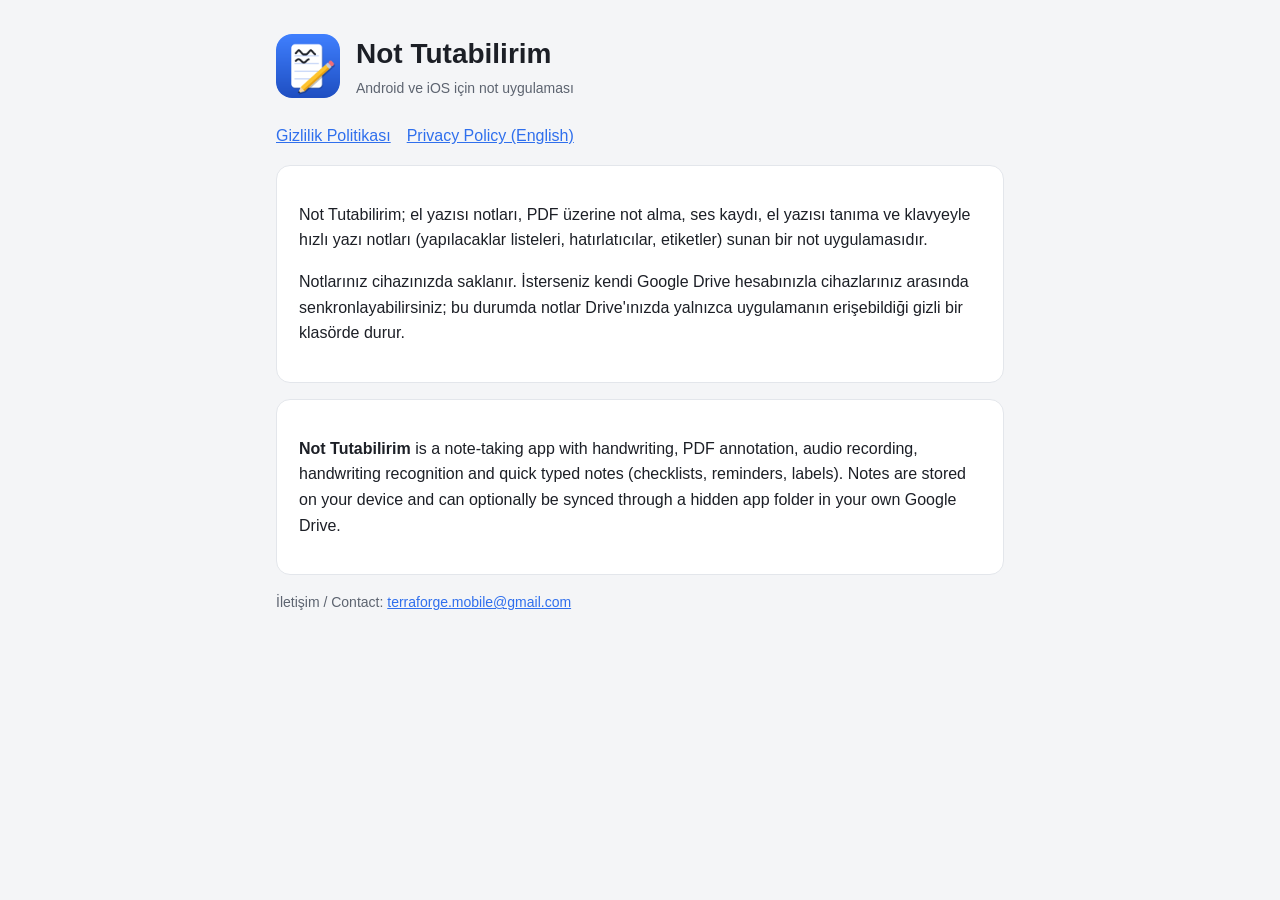
<file: index.html>
<!doctype html>
<html lang="tr">
<head>
<meta charset="utf-8">
<meta name="viewport" content="width=device-width, initial-scale=1">
<title>Not Tutabilirim</title>
<meta name="description" content="El yazısı, ses kaydı ve klavyeyle not alma uygulaması.">
<link rel="icon" href="icon.png">
<link rel="stylesheet" href="style.css">
</head>
<body>
<main>
  <header><img src="logo.png" alt=""><div><h1>Not Tutabilirim</h1><div class="muted">Android ve iOS için not uygulaması</div></div></header>
  <nav><a href="privacy.html">Gizlilik Politikası</a><a href="privacy.html#en">Privacy Policy (English)</a></nav>
  <div class="card">
    <p>Not Tutabilirim; el yazısı notları, PDF üzerine not alma, ses kaydı, el yazısı tanıma ve klavyeyle hızlı yazı notları (yapılacaklar listeleri, hatırlatıcılar, etiketler) sunan bir not uygulamasıdır.</p>
    <p>Notlarınız cihazınızda saklanır. İsterseniz kendi Google Drive hesabınızla cihazlarınız arasında senkronlayabilirsiniz; bu durumda notlar Drive'ınızda yalnızca uygulamanın erişebildiği gizli bir klasörde durur.</p>
  </div>
  <div class="card">
    <p><strong>Not Tutabilirim</strong> is a note-taking app with handwriting, PDF annotation, audio recording, handwriting recognition and quick typed notes (checklists, reminders, labels). Notes are stored on your device and can optionally be synced through a hidden app folder in your own Google Drive.</p>
  </div>
  <p class="muted">İletişim / Contact: <a href="mailto:terraforge.mobile@gmail.com">terraforge.mobile@gmail.com</a></p>
</main>
</body>
</html>
</file>
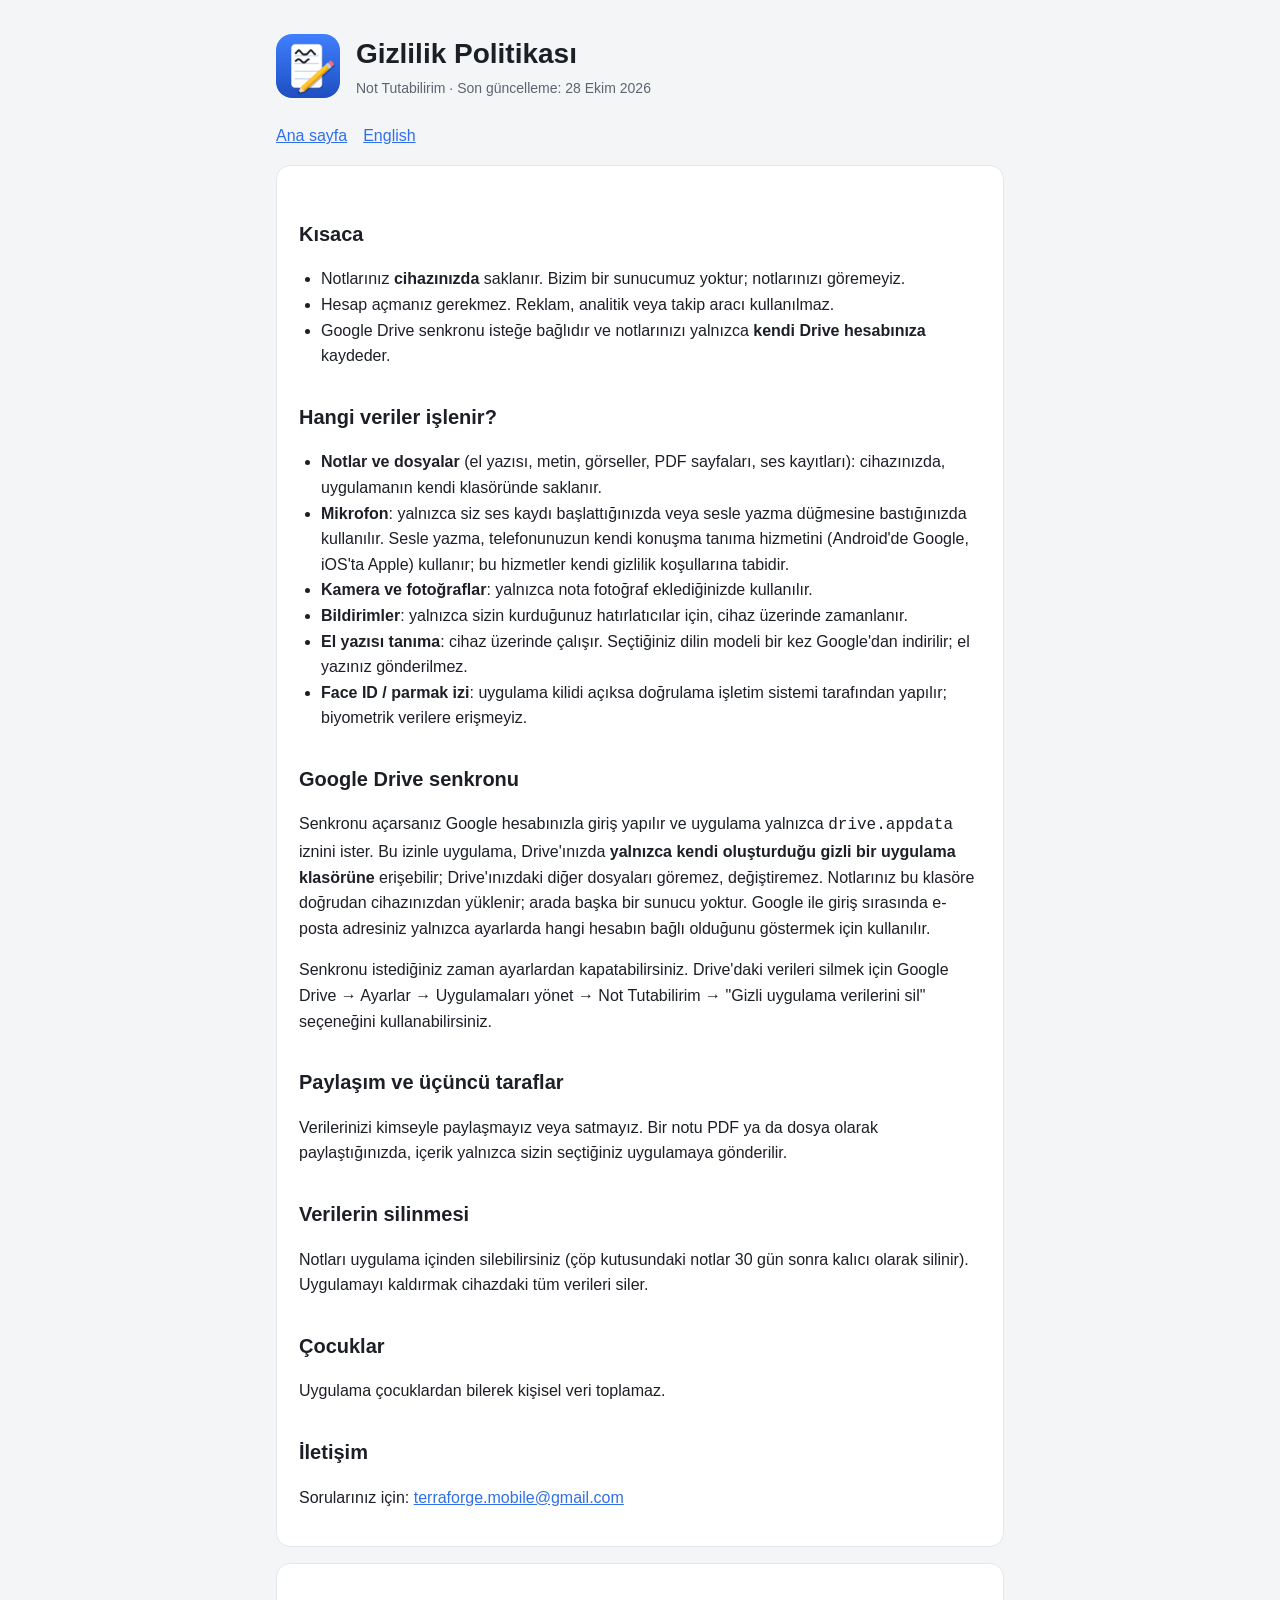
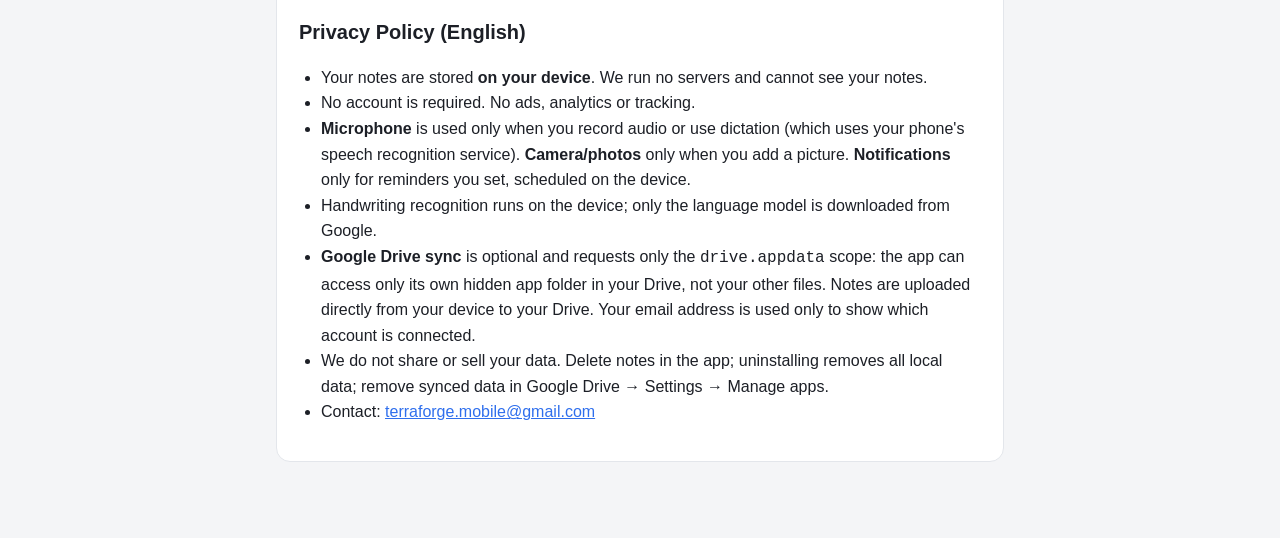
<file: privacy.html>
<!doctype html>
<html lang="tr">
<head>
<meta charset="utf-8">
<meta name="viewport" content="width=device-width, initial-scale=1">
<title>Gizlilik Politikası — Not Tutabilirim</title>
<link rel="icon" href="icon.png">
<link rel="stylesheet" href="style.css">
</head>
<body>
<main>
  <header><img src="logo.png" alt=""><div><h1>Gizlilik Politikası</h1><div class="muted">Not Tutabilirim · Son güncelleme: 28 Ekim 2026</div></div></header>
  <nav><a href="index.html">Ana sayfa</a><a href="#en">English</a></nav>

  <div class="card">
    <h2>Kısaca</h2>
    <ul>
      <li>Notlarınız <strong>cihazınızda</strong> saklanır. Bizim bir sunucumuz yoktur; notlarınızı göremeyiz.</li>
      <li>Hesap açmanız gerekmez. Reklam, analitik veya takip aracı kullanılmaz.</li>
      <li>Google Drive senkronu isteğe bağlıdır ve notlarınızı yalnızca <strong>kendi Drive hesabınıza</strong> kaydeder.</li>
    </ul>

    <h2>Hangi veriler işlenir?</h2>
    <ul>
      <li><strong>Notlar ve dosyalar</strong> (el yazısı, metin, görseller, PDF sayfaları, ses kayıtları): cihazınızda, uygulamanın kendi klasöründe saklanır.</li>
      <li><strong>Mikrofon</strong>: yalnızca siz ses kaydı başlattığınızda veya sesle yazma düğmesine bastığınızda kullanılır. Sesle yazma, telefonunuzun kendi konuşma tanıma hizmetini (Android'de Google, iOS'ta Apple) kullanır; bu hizmetler kendi gizlilik koşullarına tabidir.</li>
      <li><strong>Kamera ve fotoğraflar</strong>: yalnızca nota fotoğraf eklediğinizde kullanılır.</li>
      <li><strong>Bildirimler</strong>: yalnızca sizin kurduğunuz hatırlatıcılar için, cihaz üzerinde zamanlanır.</li>
      <li><strong>El yazısı tanıma</strong>: cihaz üzerinde çalışır. Seçtiğiniz dilin modeli bir kez Google'dan indirilir; el yazınız gönderilmez.</li>
      <li><strong>Face ID / parmak izi</strong>: uygulama kilidi açıksa doğrulama işletim sistemi tarafından yapılır; biyometrik verilere erişmeyiz.</li>
    </ul>

    <h2>Google Drive senkronu</h2>
    <p>Senkronu açarsanız Google hesabınızla giriş yapılır ve uygulama yalnızca <code>drive.appdata</code> iznini ister. Bu izinle uygulama, Drive'ınızda <strong>yalnızca kendi oluşturduğu gizli bir uygulama klasörüne</strong> erişebilir; Drive'ınızdaki diğer dosyaları göremez, değiştiremez. Notlarınız bu klasöre doğrudan cihazınızdan yüklenir; arada başka bir sunucu yoktur. Google ile giriş sırasında e-posta adresiniz yalnızca ayarlarda hangi hesabın bağlı olduğunu göstermek için kullanılır.</p>
    <p>Senkronu istediğiniz zaman ayarlardan kapatabilirsiniz. Drive'daki verileri silmek için Google Drive → Ayarlar → Uygulamaları yönet → Not Tutabilirim → "Gizli uygulama verilerini sil" seçeneğini kullanabilirsiniz.</p>

    <h2>Paylaşım ve üçüncü taraflar</h2>
    <p>Verilerinizi kimseyle paylaşmayız veya satmayız. Bir notu PDF ya da dosya olarak paylaştığınızda, içerik yalnızca sizin seçtiğiniz uygulamaya gönderilir.</p>

    <h2>Verilerin silinmesi</h2>
    <p>Notları uygulama içinden silebilirsiniz (çöp kutusundaki notlar 30 gün sonra kalıcı olarak silinir). Uygulamayı kaldırmak cihazdaki tüm verileri siler.</p>

    <h2>Çocuklar</h2>
    <p>Uygulama çocuklardan bilerek kişisel veri toplamaz.</p>

    <h2>İletişim</h2>
    <p>Sorularınız için: <a href="mailto:terraforge.mobile@gmail.com">terraforge.mobile@gmail.com</a></p>
  </div>

  <div class="card" id="en" lang="en">
    <h2>Privacy Policy (English)</h2>
    <ul>
      <li>Your notes are stored <strong>on your device</strong>. We run no servers and cannot see your notes.</li>
      <li>No account is required. No ads, analytics or tracking.</li>
      <li><strong>Microphone</strong> is used only when you record audio or use dictation (which uses your phone's speech recognition service). <strong>Camera/photos</strong> only when you add a picture. <strong>Notifications</strong> only for reminders you set, scheduled on the device.</li>
      <li>Handwriting recognition runs on the device; only the language model is downloaded from Google.</li>
      <li><strong>Google Drive sync</strong> is optional and requests only the <code>drive.appdata</code> scope: the app can access only its own hidden app folder in your Drive, not your other files. Notes are uploaded directly from your device to your Drive. Your email address is used only to show which account is connected.</li>
      <li>We do not share or sell your data. Delete notes in the app; uninstalling removes all local data; remove synced data in Google Drive → Settings → Manage apps.</li>
      <li>Contact: <a href="mailto:terraforge.mobile@gmail.com">terraforge.mobile@gmail.com</a></li>
    </ul>
  </div>
</main>
</body>
</html>
</file>
<file: style.css>
:root { --bg: #f4f5f7; --surface: #ffffff; --text: #1c1f26; --muted: #5d6470; --accent: #2f6fed; --border: #e3e6eb; }
@media (prefers-color-scheme: dark) { :root { --bg: #121317; --surface: #1c1e24; --text: #eceef2; --muted: #9aa1ad; --accent: #6b9bff; --border: #2c2f37; } }
* { box-sizing: border-box; }
body { margin: 0; background: var(--bg); color: var(--text); font: 16px/1.6 -apple-system, BlinkMacSystemFont, "Segoe UI", Roboto, Helvetica, Arial, sans-serif; }
main { max-width: 760px; margin: 0 auto; padding: 32px 16px 64px; }
header { display: flex; align-items: center; gap: 16px; margin-bottom: 24px; }
header img { width: 64px; height: 64px; border-radius: 16px; }
h1 { font-size: 28px; margin: 0; } h2 { font-size: 20px; margin-top: 32px; }
.card { background: var(--surface); border: 1px solid var(--border); border-radius: 14px; padding: 20px 22px; margin: 16px 0; }
a { color: var(--accent); } .muted { color: var(--muted); font-size: 14px; }
ul { padding-left: 22px; } nav a { margin-right: 16px; }
</file>
